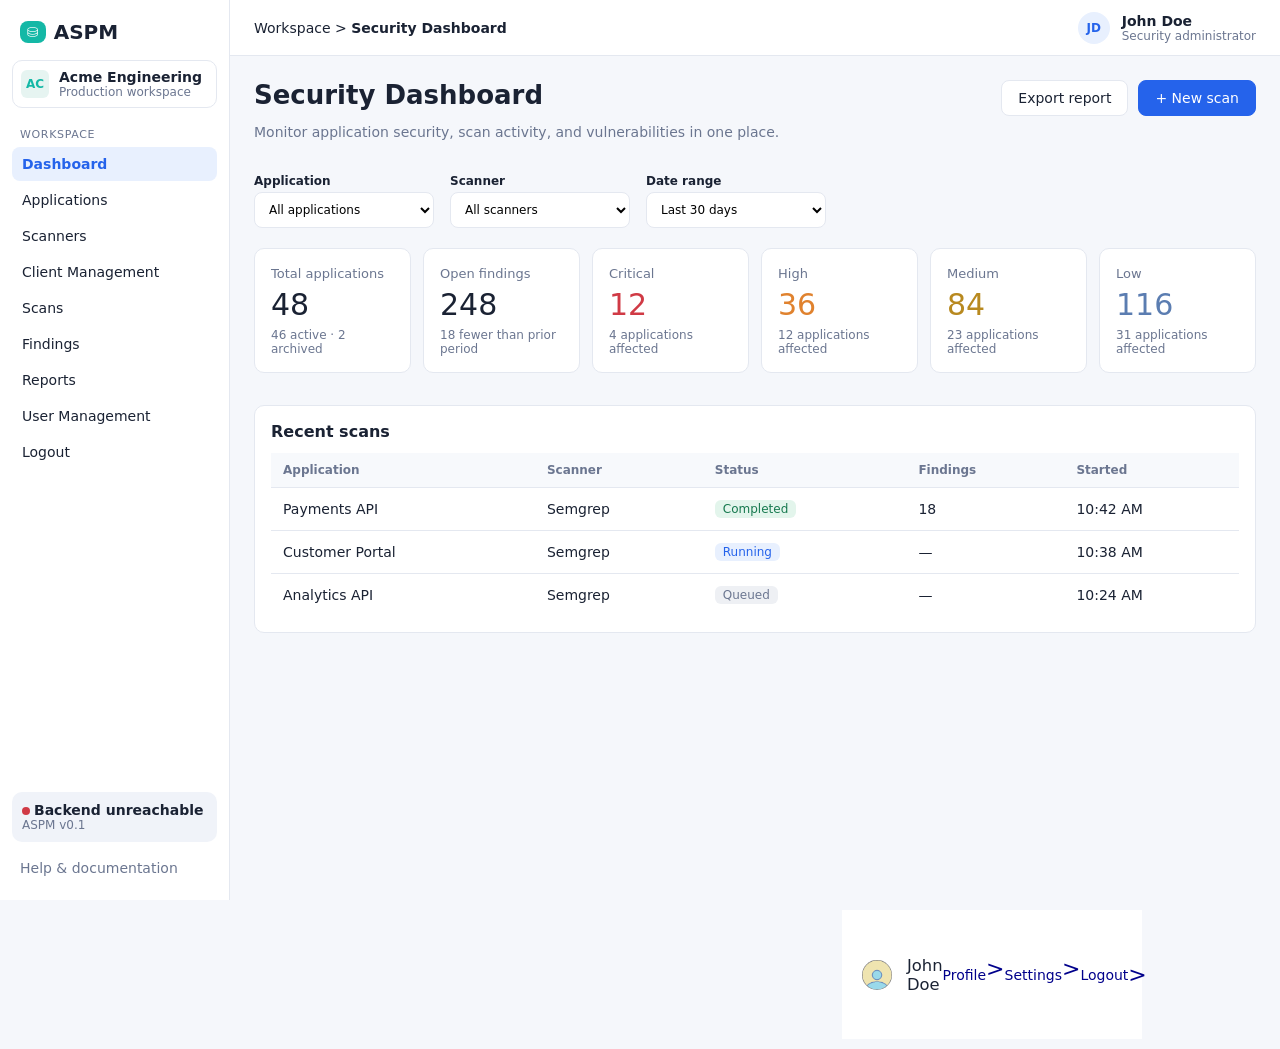
<file: frontend/index.html>
<!DOCTYPE html>
<html lang="en">
<head>
  <meta charset="UTF-8">
  <meta name="viewport" content="width=device-width, initial-scale=1">
  <title>Security Dashboard | ASPM</title>
  <link rel="stylesheet" href="css/style.css">
</head>
<body data-page="dashboard" data-title="Security Dashboard">
  <main id="content">
    <div class="page-head">
      <div>
        <h1>Security Dashboard</h1>
        <p class="muted">Monitor application security, scan activity, and vulnerabilities in one place.</p>
      </div>
      <div class="actions">
        <button class="btn">Export report</button>
        <a class="btn primary" href="scans.html">+ New scan</a>
      </div>
    </div>

    <div class="filters">
      <label>Application <select><option>All applications</option></select></label>
      <label>Scanner <select><option>All scanners</option></select></label>
      <label>Date range <select><option>Last 30 days</option></select></label>
    </div>

    <!-- Placeholder numbers: replaced with real data in Sprint 7 (Stories 7.1-7.6) -->
    <section class="grid-stats">
      <div class="card stat"><span>Total applications</span><b>48</b><small>46 active &middot; 2 archived</small></div>
      <div class="card stat"><span>Open findings</span><b>248</b><small>18 fewer than prior period</small></div>
      <div class="card stat"><span>Critical</span><b class="critical">12</b><small>4 applications affected</small></div>
      <div class="card stat"><span>High</span><b class="high">36</b><small>12 applications affected</small></div>
      <div class="card stat"><span>Medium</span><b class="medium">84</b><small>23 applications affected</small></div>
      <div class="card stat"><span>Low</span><b class="low">116</b><small>31 applications affected</small></div>
    </section>

    <section class="card">
      <h2>Recent scans</h2>
      <table>
        <thead><tr><th>Application</th><th>Scanner</th><th>Status</th><th>Findings</th><th>Started</th></tr></thead>
        <tbody>
          <tr><td>Payments API</td><td>Semgrep</td><td><span class="badge completed">Completed</span></td><td>18</td><td>10:42 AM</td></tr>
          <tr><td>Customer Portal</td><td>Semgrep</td><td><span class="badge running">Running</span></td><td>&mdash;</td><td>10:38 AM</td></tr>
          <tr><td>Analytics API</td><td>Semgrep</td><td><span class="badge queued">Queued</span></td><td>&mdash;</td><td>10:24 AM</td></tr>
        </tbody>
      </table>
    </section>
  </main>

  <script src="js/config.js"></script>
  <script src="js/api.js"></script>
  <script src="js/layout.js"></script>
</body>
</html>
</file>
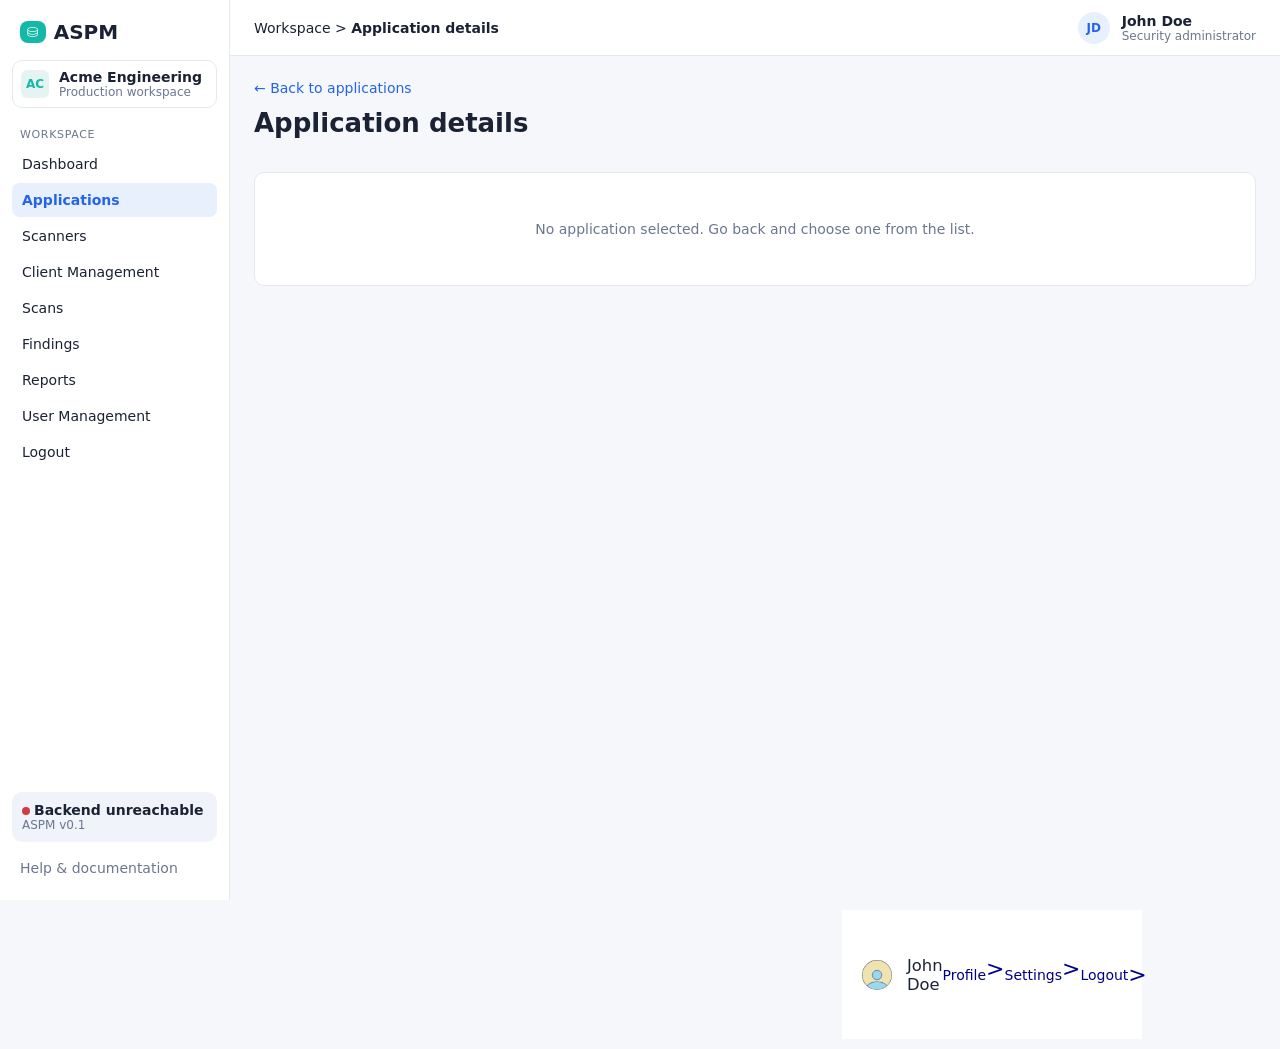
<file: frontend/application-details.html>
<!DOCTYPE html>
<html lang="en">
<head>
  <meta charset="UTF-8">
  <meta name="viewport" content="width=device-width, initial-scale=1">
  <title>Application details | ASPM</title>
  <link rel="stylesheet" href="css/style.css">
  <link rel="stylesheet" href="css/applications.css">
</head>
<body data-page="applications" data-title="Application details">
  <main id="content">
    <a class="back-link" href="applications.html">&larr; Back to applications</a>
    <div class="page-head">
      <div>
        <h1 id="detail-title">Application details</h1>
        <p class="muted" id="detail-sub">Loading…</p>
      </div>
    </div>
    <div class="card" id="detail-card" hidden>
      <dl class="details" id="detail-list"></dl>
    </div>
    <div class="card empty" id="detail-message" hidden></div>
  </main>

  <script src="js/config.js"></script>
  <script src="js/api.js"></script>
  <script src="js/layout.js"></script>
  <script src="js/application-details.js"></script>
</body>
</html>
</file>
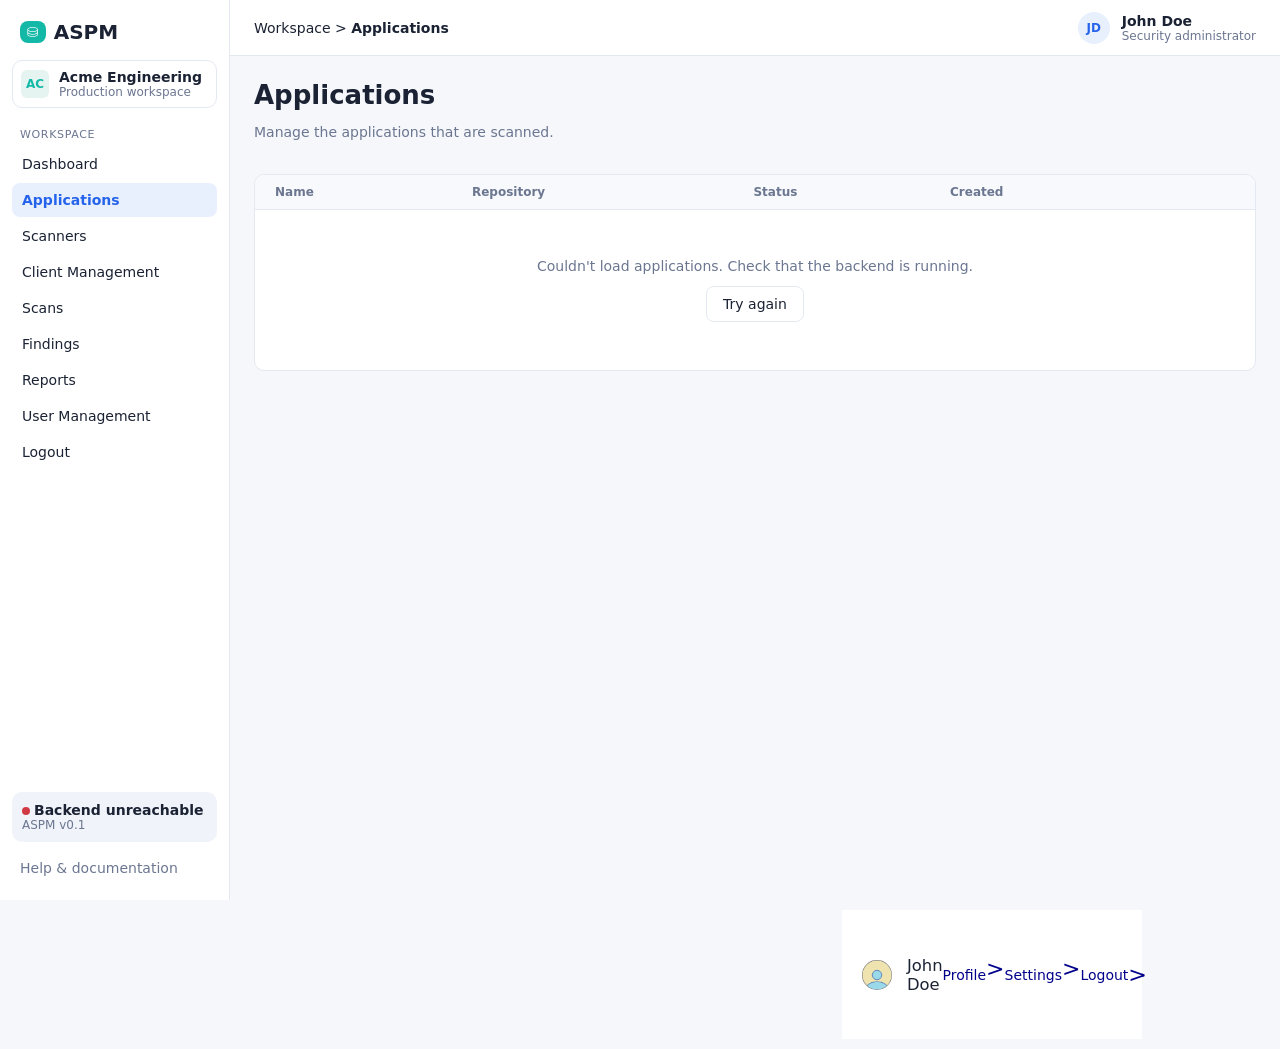
<file: frontend/applications.html>
<!DOCTYPE html>
<html lang="en">
<head>
  <meta charset="UTF-8">
  <meta name="viewport" content="width=device-width, initial-scale=1">
  <title>Applications | ASPM</title>
  <link rel="stylesheet" href="css/style.css">
  <link rel="stylesheet" href="css/applications.css">
</head>
<body data-page="applications" data-title="Applications">
  <main id="content">
    <div class="page-head">
        
      <div class = "sub-menu-wrap" id = "subMenu">
        <div class = "sub-menu">
          <div class = "user-info">
            <img src = "images/Default_Profile_Picture.png">
            <h3>John Doe</h3>
            <hr>
            <a href = "#" class = "sub-menu-link">
              <p>Profile<p>
              <span>></span>
            </a>
            <a href = "#" class = "sub-menu-link">
              <p>Settings<p>
              <span>></span>
            </a>
            <a href = "#" class = "sub-menu-link">
              <p>Logout<p>
              <span>></span>
            </a>
          </div>
        </div>
      </div>

      <div>
        <h1>Applications</h1>
        <p class="muted" id="app-count">Manage the applications that are scanned.</p>
      </div>
    </div>

    <div class="card table-card">
      <div class="table-wrap">
        <table class="app-table">
          <thead>
            <tr>
              <th>Name</th>
              <th>Repository</th>
              <th>Status</th>
              <th>Created</th>
              <th><span class="sr-only">Actions</span></th>
            </tr>
          </thead>
          <tbody id="app-rows">
            <tr><td colspan="5" class="empty">No applications to show yet.</td></tr>
          </tbody>
        </table>
      </div>
    </div>
  </main>

  <script src="js/config.js"></script>
  <script src="js/api.js"></script>
  <script src="js/layout.js"></script>
  <script src="js/applications.js"></script>
</body>
</html>
</file>
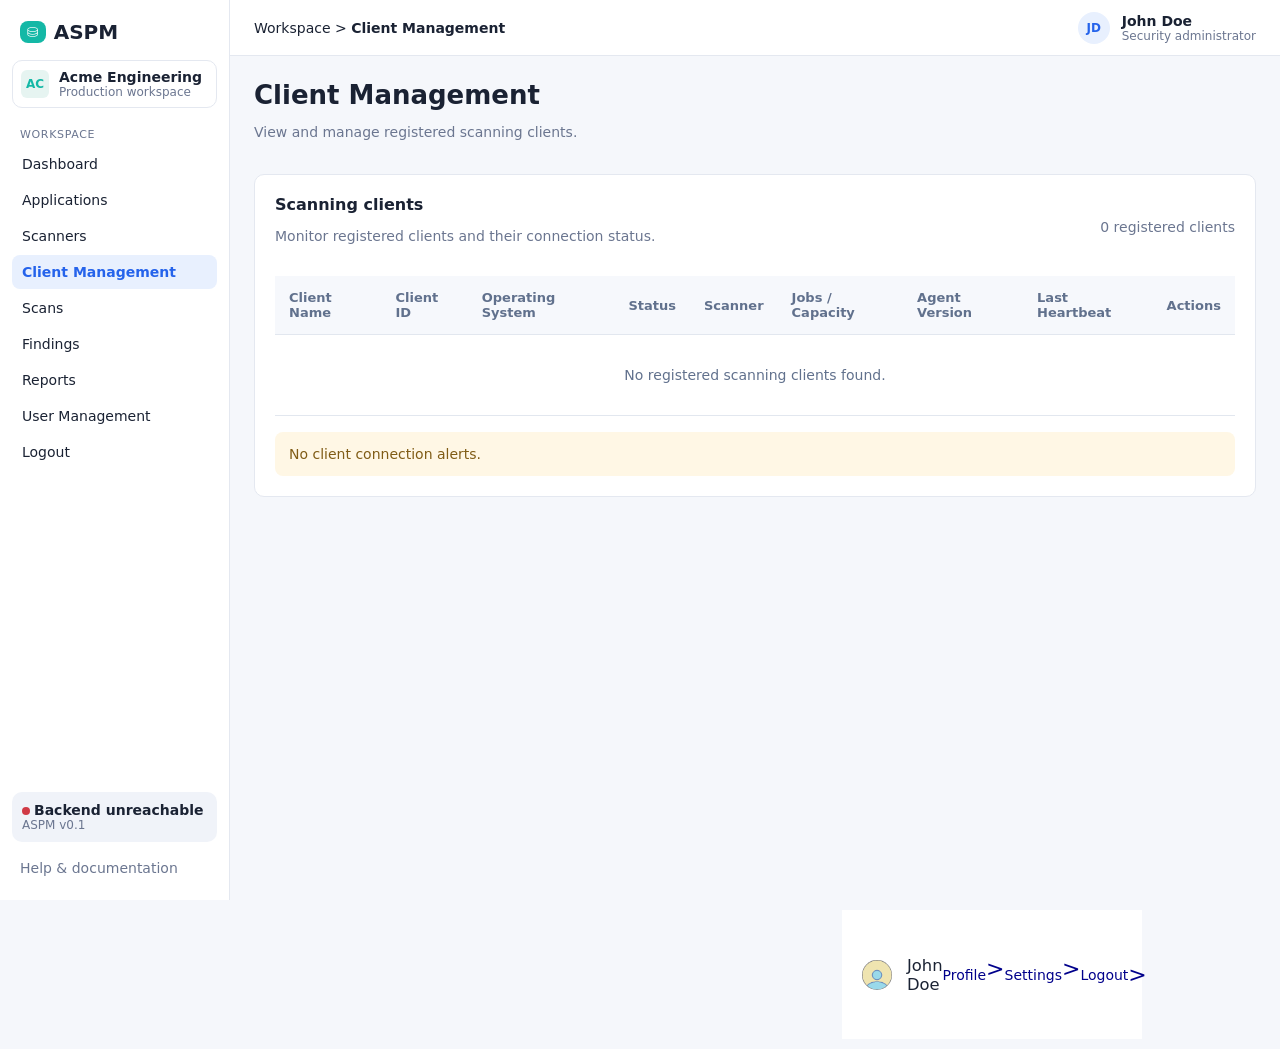
<file: frontend/client-management.html>
<!DOCTYPE html>
<html lang="en">
<head>
  <meta charset="UTF-8">
  <meta name="viewport" content="width=device-width, initial-scale=1">
  <title>Client Management | ASPM</title>
  <link rel="stylesheet" href="css/style.css">
  <style>
    .client-card {
      padding: 20px;
    }

    .client-heading {
      display: flex;
      justify-content: space-between;
      align-items: center;
      gap: 16px;
      margin-bottom: 18px;
    }

    .client-heading h2 {
      margin: 0 0 5px;
    }

    .client-table-wrap {
      overflow-x: auto;
    }

    .client-table {
      width: 100%;
      border-collapse: collapse;
      text-align: left;
    }

    .client-table th,
    .client-table td {
      padding: 14px;
      border-bottom: 1px solid #e2e7ef;
    }

    .client-table th {
      background: #f6f8fc;
      color: #61718d;
      font-size: 13px;
    }

    .client-table td {
      font-size: 14px;
    }

    .client-empty {
      text-align: center;
      color: #61718d;
      padding: 32px !important;
    }

    .client-notice {
      margin-top: 16px;
      padding: 14px;
      border-radius: 8px;
      background: #fff7e5;
      color: #805c16;
    }
  </style>
</head>

<body data-page="clients" data-title="Client Management">
  <main id="content">

    <div class="page-head">
      <div>
        <h1>Client Management</h1>
        <p class="muted">
          View and manage registered scanning clients.
        </p>
      </div>
    </div>

    <section class="card client-card">
      <div class="client-heading">
        <div>
          <h2>Scanning clients</h2>
          <p class="muted">
            Monitor registered clients and their connection status.
          </p>
        </div>
        <span class="muted" id="client-count">
          Client data not loaded
        </span>
      </div>

      <div class="client-table-wrap">
        <table class="client-table">
          <thead>
            <tr>
              <th>Client Name</th>
              <th>Client ID</th>
              <th>Operating System</th>
              <th>Status</th>
              <th>Scanner</th>
              <th>Jobs / Capacity</th>
              <th>Agent Version</th>
              <th>Last Heartbeat</th>
              <th>Actions</th>
            </tr>
          </thead>

          <tbody id="client-rows">
            <tr>
              <td colspan="9" class="client-empty">
                No client data loaded yet.
              </td>
            </tr>
          </tbody>
        </table>
      </div>

      <div class="client-notice" id="client-notice">
        Client connection alerts will appear here.
      </div>
    </section>

  </main>

  <script src="js/config.js"></script>
  <script src="js/api.js"></script>
  <script src="js/layout.js"></script>
  <script src="js/client-management.js"></script>

</body>
</html>
</file>
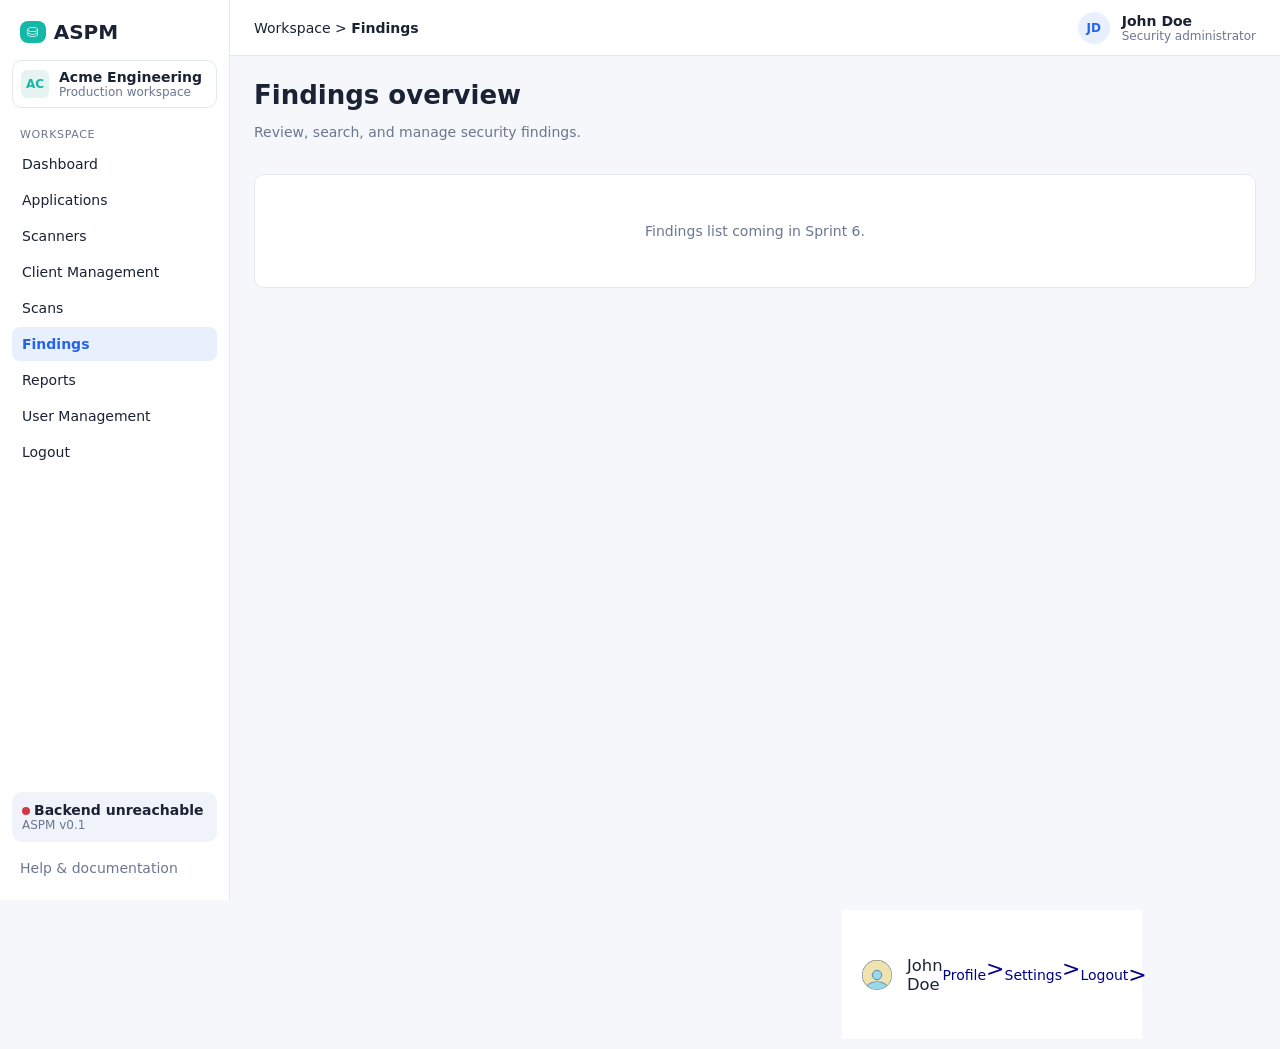
<file: frontend/findings.html>
<!DOCTYPE html>
<html lang="en">
<head>
  <meta charset="UTF-8">
  <meta name="viewport" content="width=device-width, initial-scale=1">
  <title>Findings | ASPM</title>
  <link rel="stylesheet" href="css/style.css">
</head>
<body data-page="findings" data-title="Findings">
  <main id="content">
    <div class="page-head">
      <div>
        <h1>Findings overview</h1>
        <p class="muted">Review, search, and manage security findings.</p>
      </div>
    </div>
    <div class="card empty">Findings list coming in Sprint 6.</div>
  </main>

  <script src="js/config.js"></script>
  <script src="js/api.js"></script>
  <script src="js/layout.js"></script>
</body>
</html>
<!-- This is a comment -->
</file>
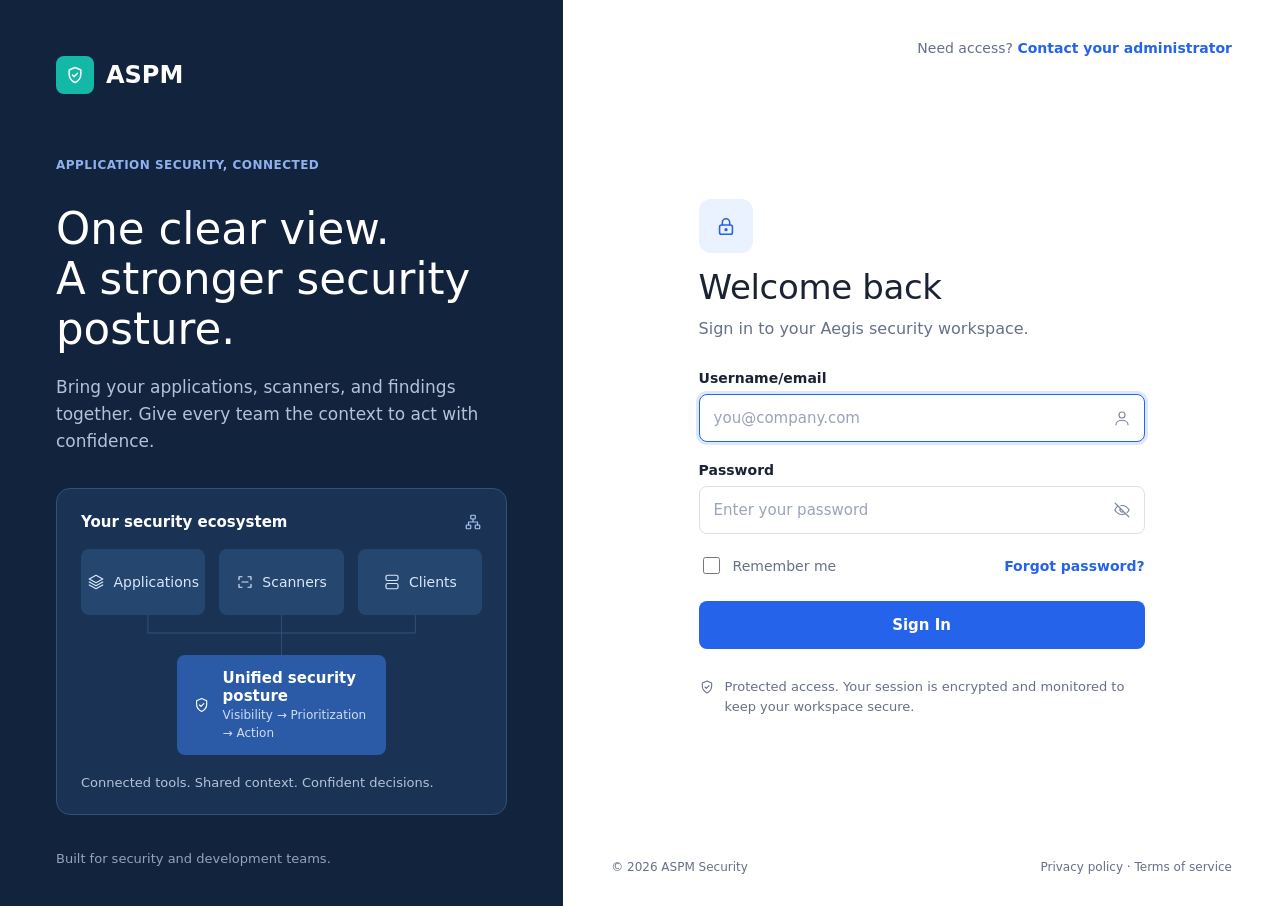
<file: frontend/login.html>
<!DOCTYPE html>
<html lang="en">
<head>
  <meta charset="UTF-8">
  <meta name="viewport" content="width=device-width, initial-scale=1">
  <title>Sign in | ASPM</title>
  <link rel="stylesheet" href="css/login.css">
</head>
<body>
  <div class="login-page">

    <!-- Left: brand panel -->
    <aside class="brand">
      <div class="brand-logo">
        <span class="logo-icon" aria-hidden="true">
          <svg viewBox="0 0 24 24" width="20" height="20" fill="none" stroke="currentColor" stroke-width="1.8" stroke-linecap="round" stroke-linejoin="round"><path d="M12 3l7 3v5c0 4.5-3 8-7 10-4-2-7-5.5-7-10V6l7-3z"/><path d="M9 12l2 2 4-4"/></svg>
        </span>
        ASPM
      </div>

      <p class="eyebrow">APPLICATION SECURITY, CONNECTED</p>

      <div class="brand-copy">
        <h2>One clear view.<br>A stronger security posture.</h2>
        <p>Bring your applications, scanners, and findings together. Give every team the context to act with confidence.</p>
      </div>

      <div class="ecosystem" aria-hidden="true">
        <div class="eco-head">
          <strong>Your security ecosystem</strong>
          <svg viewBox="0 0 24 24" width="18" height="18" fill="none" stroke="currentColor" stroke-width="1.6" stroke-linecap="round" stroke-linejoin="round"><rect x="9" y="3" width="6" height="5" rx="1"/><rect x="3" y="16" width="6" height="5" rx="1"/><rect x="15" y="16" width="6" height="5" rx="1"/><path d="M12 8v4M6 16v-4h12v4"/></svg>
        </div>
        <div class="eco-tiles">
          <div class="tile"><svg viewBox="0 0 24 24" width="18" height="18" fill="none" stroke="currentColor" stroke-width="1.6" stroke-linecap="round" stroke-linejoin="round"><path d="M12 3l9 5-9 5-9-5 9-5z"/><path d="M3 12l9 5 9-5M3 16l9 5 9-5"/></svg>Applications</div>
          <div class="tile"><svg viewBox="0 0 24 24" width="18" height="18" fill="none" stroke="currentColor" stroke-width="1.6" stroke-linecap="round" stroke-linejoin="round"><path d="M4 9V5h4M16 5h4v4M20 15v4h-4M8 19H4v-4M8 12h8"/></svg>Scanners</div>
          <div class="tile"><svg viewBox="0 0 24 24" width="18" height="18" fill="none" stroke="currentColor" stroke-width="1.6" stroke-linecap="round" stroke-linejoin="round"><rect x="4" y="3" width="16" height="7" rx="2"/><rect x="4" y="14" width="16" height="7" rx="2"/></svg>Clients</div>
        </div>
        <svg class="eco-lines" viewBox="0 0 100 40" preserveAspectRatio="none"><path d="M16.67 0V18H83.33V0M50 0V40" fill="none" stroke="currentColor" stroke-width="1" vector-effect="non-scaling-stroke"/></svg>
        <div class="unified">
          <svg viewBox="0 0 24 24" width="24" height="24" fill="none" stroke="currentColor" stroke-width="1.6" stroke-linecap="round" stroke-linejoin="round"><path d="M12 3l7 3v5c0 4.5-3 8-7 10-4-2-7-5.5-7-10V6l7-3z"/><path d="M9 12l2 2 4-4"/></svg>
          <div><strong>Unified security posture</strong><small>Visibility &rarr; Prioritization &rarr; Action</small></div>
        </div>
        <p class="eco-caption">Connected tools. Shared context. Confident decisions.</p>
      </div>

      <p class="brand-foot">Built for security and development teams.</p>
    </aside>

    <!-- Right: sign-in form -->
    <main class="panel">
      <div class="panel-top">Need access? <a href="#" id="contact-admin">Contact your administrator</a></div>

      <div class="form-wrap">
        <span class="lock-tile" aria-hidden="true">
          <svg viewBox="0 0 24 24" width="22" height="22" fill="none" stroke="currentColor" stroke-width="1.7" stroke-linecap="round" stroke-linejoin="round"><rect x="5" y="11" width="14" height="10" rx="2"/><path d="M8 11V8a4 4 0 018 0v3"/><circle cx="12" cy="16" r="1"/></svg>
        </span>
        <h1>Welcome back</h1>
        <p class="subtitle">Sign in to your Aegis security workspace.</p>

        <form id="login-form" novalidate>
          <div id="form-message" class="message" role="alert" aria-live="polite" hidden></div>

          <div class="field">
            <label for="identifier">Username/email</label>
            <div class="input-wrap">
              <input id="identifier" name="identifier" type="text" autocomplete="username" placeholder="you@company.com" autofocus>
              <svg class="input-icon" viewBox="0 0 24 24" width="18" height="18" fill="none" stroke="currentColor" stroke-width="1.6" stroke-linecap="round" stroke-linejoin="round" aria-hidden="true"><circle cx="12" cy="8" r="4"/><path d="M4 21c0-4 4-6 8-6s8 2 8 6"/></svg>
            </div>
            <p class="field-error" id="identifier-error" hidden></p>
          </div>

          <div class="field">
            <label for="password">Password</label>
            <div class="input-wrap">
              <input id="password" name="password" type="password" autocomplete="current-password" placeholder="Enter your password">
              <button type="button" class="eye" id="toggle-password" aria-label="Show password" aria-pressed="false">
                <svg id="eye-off" viewBox="0 0 24 24" width="18" height="18" fill="none" stroke="currentColor" stroke-width="1.6" stroke-linecap="round" stroke-linejoin="round"><path d="M3 3l18 18M10.6 6.1A9.8 9.8 0 0112 6c5 0 8.5 4.2 9.5 6a12 12 0 01-2.7 3.3M6.6 6.7A12.3 12.3 0 002.5 12c1 1.8 4.5 6 9.5 6 1.6 0 3-.4 4.2-1M9.9 9.9a3 3 0 004.2 4.2"/></svg>
                <svg id="eye-on" viewBox="0 0 24 24" width="18" height="18" fill="none" stroke="currentColor" stroke-width="1.6" stroke-linecap="round" stroke-linejoin="round" hidden><path d="M2.5 12C3.5 10.2 7 6 12 6s8.5 4.2 9.5 6c-1 1.8-4.5 6-9.5 6s-8.5-4.2-9.5-6z"/><circle cx="12" cy="12" r="3"/></svg>
              </button>
            </div>
            <p class="field-error" id="password-error" hidden></p>
          </div>

          <div class="row">
            <label class="remember"><input type="checkbox" id="remember"> Remember me</label>
            <a href="#" id="forgot">Forgot password?</a>
          </div>

          <button type="submit" class="btn-signin" id="signin">Sign In</button>
        </form>

        <p class="protected">
          <svg viewBox="0 0 24 24" width="16" height="16" fill="none" stroke="currentColor" stroke-width="1.6" stroke-linecap="round" stroke-linejoin="round" aria-hidden="true"><path d="M12 3l7 3v5c0 4.5-3 8-7 10-4-2-7-5.5-7-10V6l7-3z"/><path d="M9 12l2 2 4-4"/></svg>
          <span>Protected access. Your session is encrypted and monitored to keep your workspace secure.</span>
        </p>
      </div>

      <footer class="panel-foot">
        <span>&copy; 2026 ASPM Security</span>
        <span><a href="#">Privacy policy</a> &middot; <a href="#">Terms of service</a></span>
      </footer>
    </main>
  </div>

  <script src="js/config.js"></script>
  <script src="js/auth.js"></script>
  <script src="js/login.js"></script>
</body>
</html>
</file>
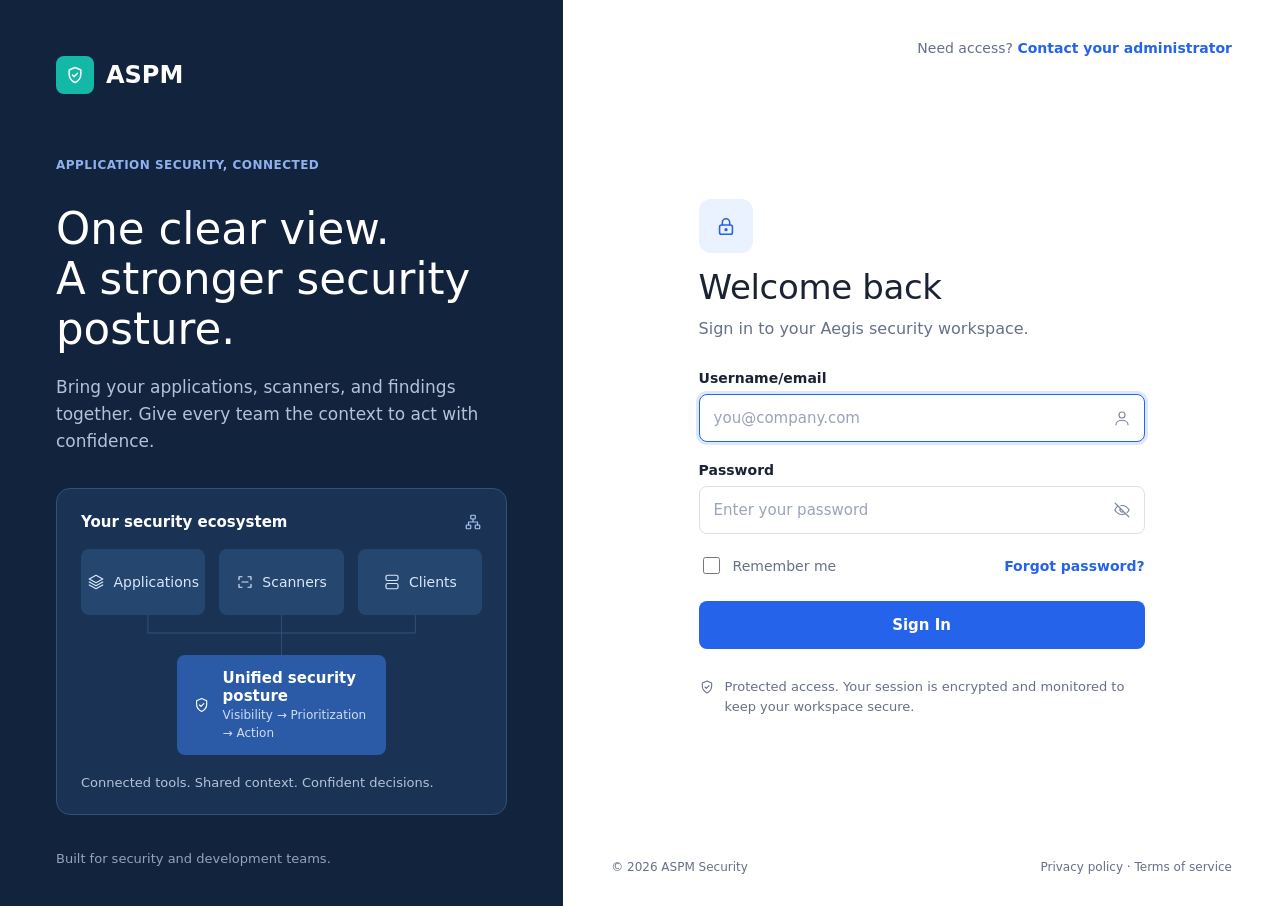
<file: frontend/logout.html>
<!DOCTYPE html>
<html lang="en">
<head>
    <meta charset="UTF-8">
    <meta name="viewport" content="width=device-width, initial-scale=1.0">
    <title>Document</title>
</head>
<body>
    <h1>Logging out...</h1>

    <script src = "js/auth.js"> clear(); </script>
    <script type="text/javascript"> window.location.href = "login.html"; </script>

</body>
</html>
</file>
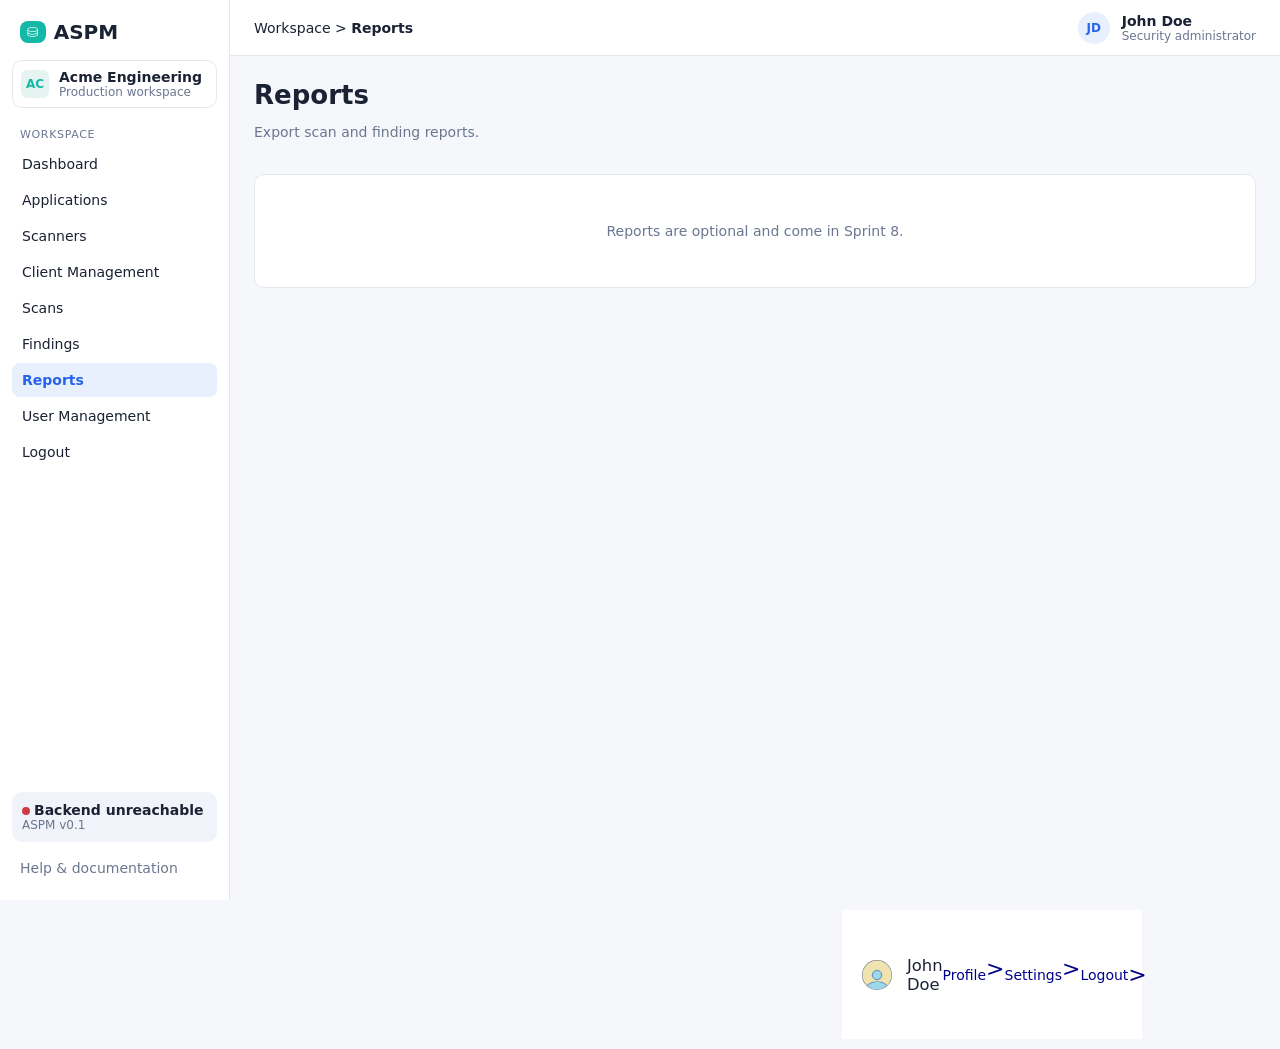
<file: frontend/reports.html>
<!DOCTYPE html>
<html lang="en">
<head>
  <meta charset="UTF-8">
  <meta name="viewport" content="width=device-width, initial-scale=1">
  <title>Reports | ASPM</title>
  <link rel="stylesheet" href="css/style.css">
</head>
<body data-page="reports" data-title="Reports">
  <main id="content">
    <div class="page-head">
      <div>
        <h1>Reports</h1>
        <p class="muted">Export scan and finding reports.</p>
      </div>
    </div>
    <div class="card empty">Reports are optional and come in Sprint 8.</div>
  </main>

  <script src="js/config.js"></script>
  <script src="js/api.js"></script>
  <script src="js/layout.js"></script>
</body>
</html>
</file>
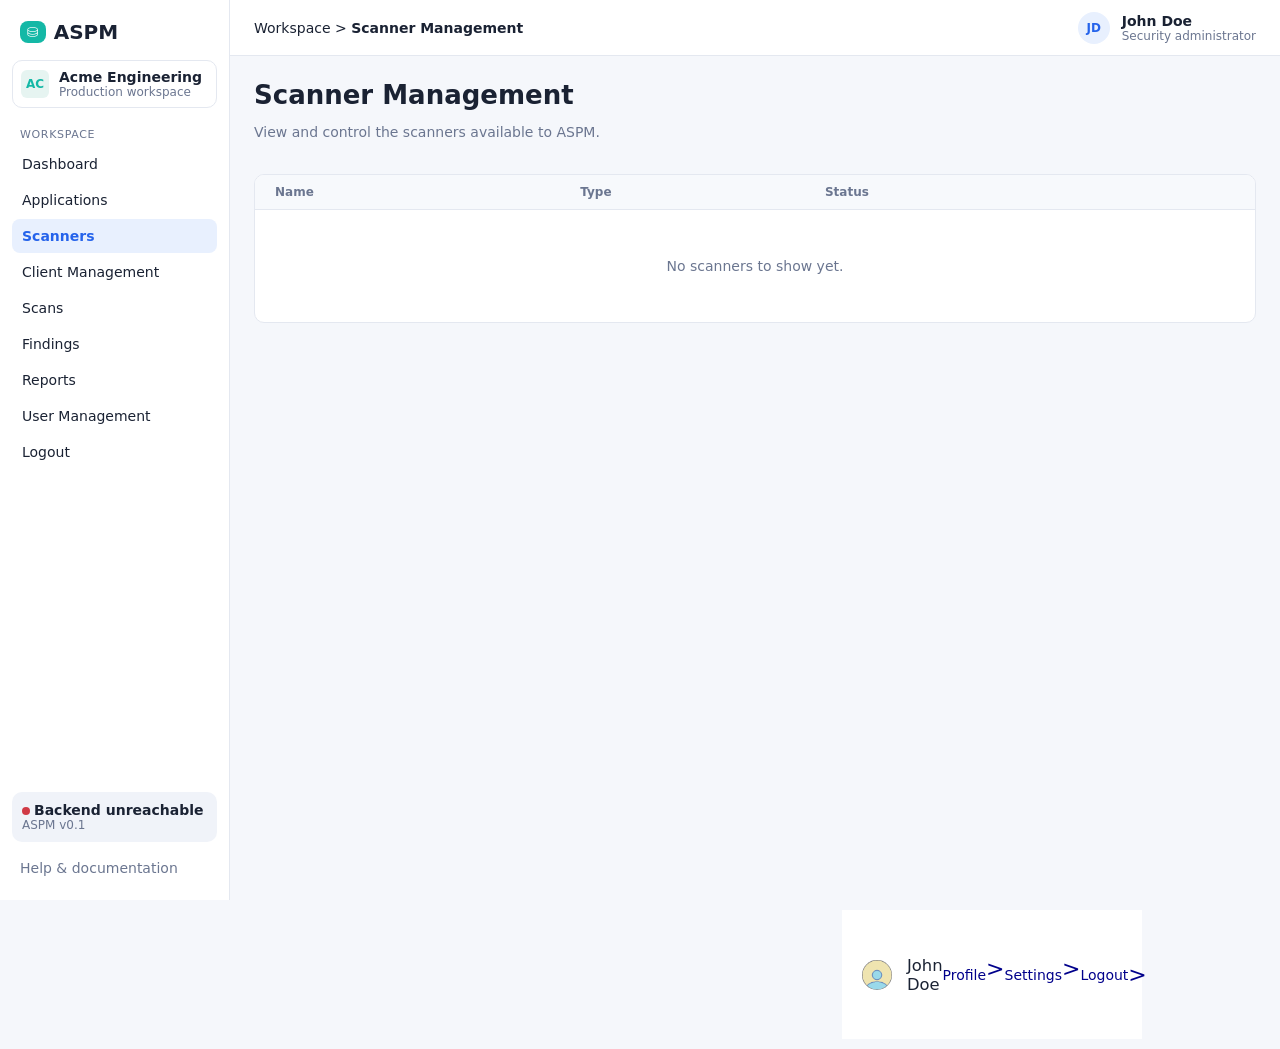
<file: frontend/scanners.html>
<!DOCTYPE html>
<html lang="en">
<head>
  <meta charset="UTF-8">
  <meta name="viewport" content="width=device-width, initial-scale=1">
  <title>Scanners | ASPM</title>
  <link rel="stylesheet" href="css/style.css">
    <link rel="stylesheet" href="css/scanners.css">
</head>
<body data-page="scanners" data-title="Scanner Management">
  <main id="content">
    <div class="page-head">
      <div>
        <h1>Scanner Management</h1>
        <p class="muted" id="scanner-count">View and control the scanners available to ASPM.</p>
      </div>
    </div>
    <p class="toggle-error" id="scanner-error" hidden></p>
    <div class="card table-card">
  <div class="table-wrap">
    <table class="scanner-table">
      <thead>
        <tr>
          <th>Name</th>
          <th>Type</th>
          <th>Status</th>
          <th><span class="sr-only">Actions</span></th>
        </tr>
      </thead>
      <tbody id="scanner-rows">
        <tr><td colspan="4" class="empty">No scanners to show yet.</td></tr>
      </tbody>
    </table>
  </div>
</div>
  </main>

  <script src="js/config.js"></script>
  <script src="js/api.js"></script>
  <script src="js/layout.js"></script>
</body>
</html>
</file>
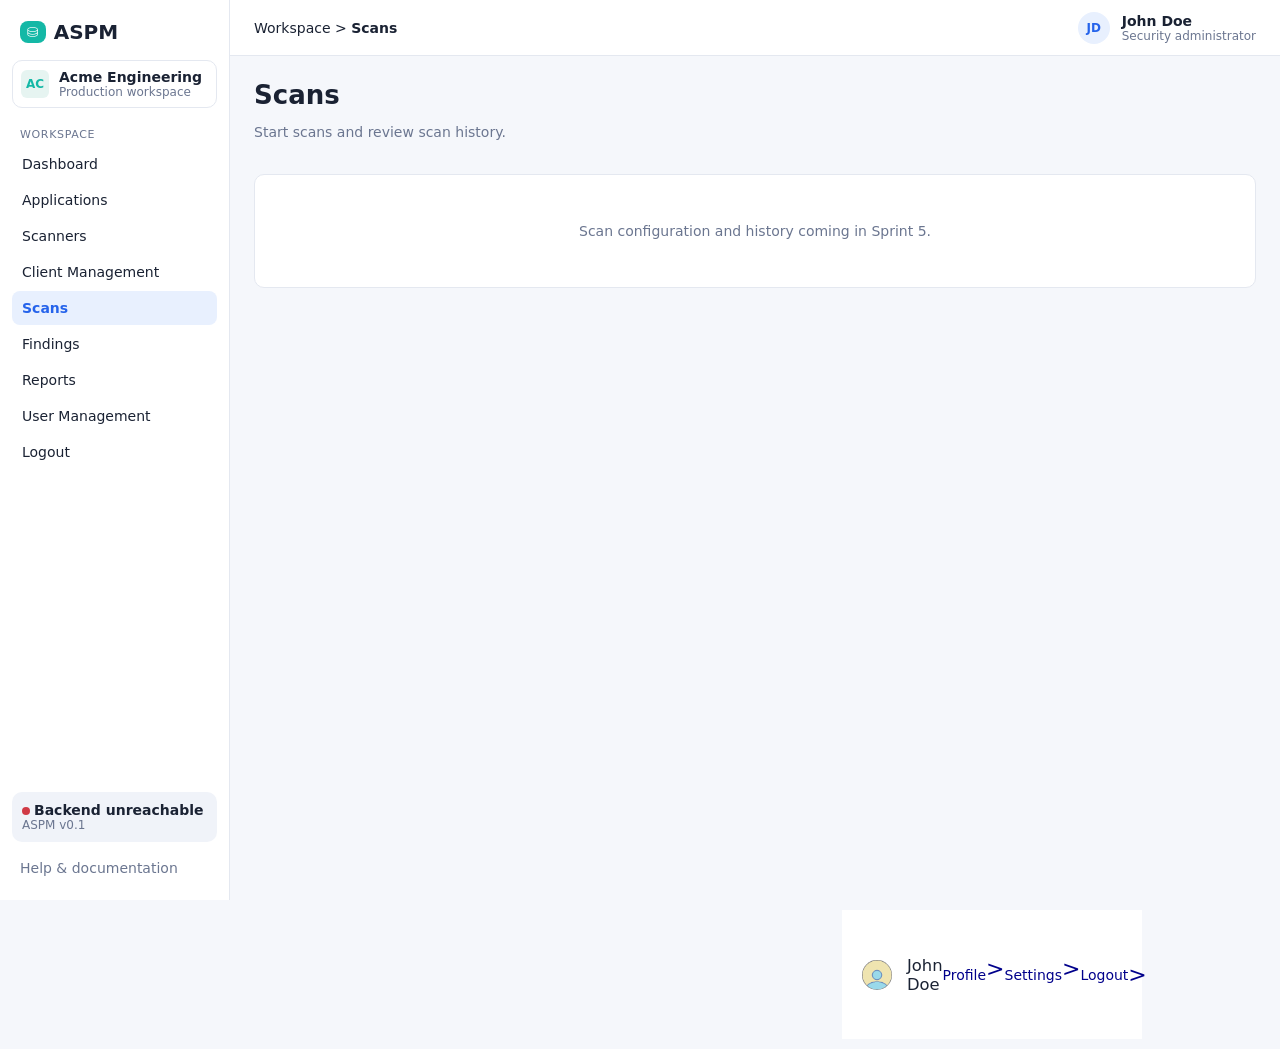
<file: frontend/scans.html>
<!DOCTYPE html>
<html lang="en">
<head>
  <meta charset="UTF-8">
  <meta name="viewport" content="width=device-width, initial-scale=1">
  <title>Scans | ASPM</title>
  <link rel="stylesheet" href="css/style.css">
</head>
<body data-page="scans" data-title="Scans">
  <main id="content">
    <div class="page-head">
      <div>
        <h1>Scans</h1>
        <p class="muted">Start scans and review scan history.</p>
      </div>
    </div>
    <div class="card empty">Scan configuration and history coming in Sprint 5.</div>
  </main>

  <script src="js/config.js"></script>
  <script src="js/api.js"></script>
  <script src="js/layout.js"></script>
</body>
</html>
</file>
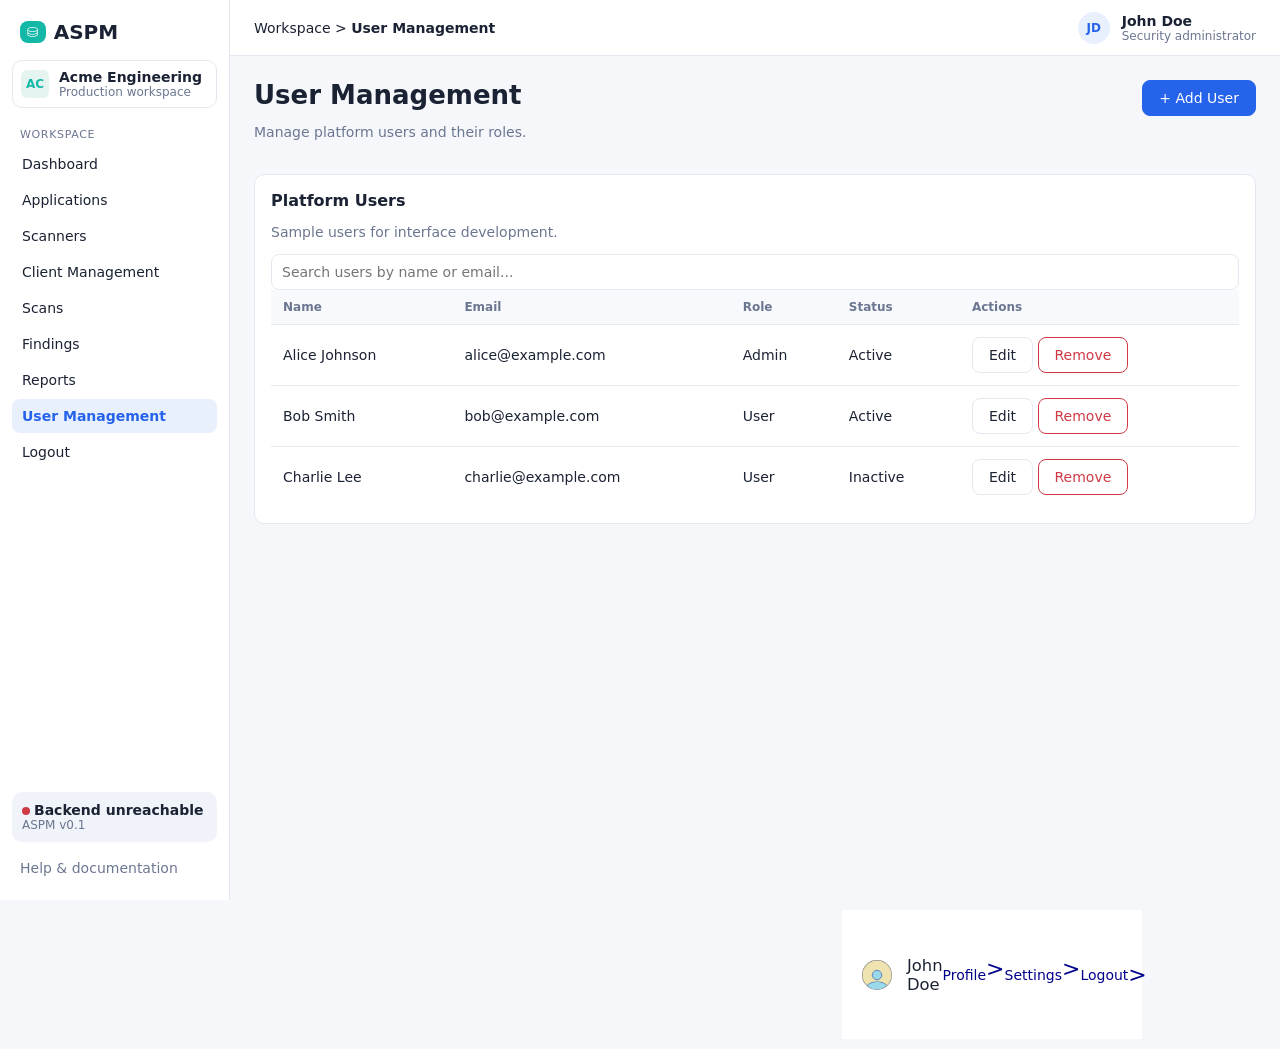
<file: frontend/users.html>
<!DOCTYPE html>
<html lang="en">
<head>
  <meta charset="UTF-8">
  <meta name="viewport" content="width=device-width, initial-scale=1">
  <title>User Management | ASPM</title>
  <link rel="stylesheet" href="css/style.css">
</head>

<body data-page="users" data-title="User Management">

  <main id="content">

    <!-- Page heading and Add User button -->
    <div class="page-head">
      <div>
        <h1>User Management</h1>
        <p class="muted">Manage platform users and their roles.</p>
      </div>

      <div class="actions">
        <button type="button" id="add-user-btn" class="btn primary">
          + Add User
        </button>
      </div>
    </div>

    <!-- Add User form (hidden until button is clicked) -->
    <form id="add-user-form" class="card" hidden>
      <h2>Add New User</h2>
      <p class="muted">Add a sample user to the table.</p>

      <div class="user-form-fields">

        <label>
          Full Name
          <input
            type="text"
            id="new-user-name"
            placeholder="Enter full name"
            required
          >
        </label>

        <label>
          Email Address
          <input
            type="email"
            id="new-user-email"
            placeholder="Enter email address"
            required
          >
        </label>

        <label>
          Role
          <select id="new-user-role">
            <option value="User">User</option>
            <option value="Admin">Admin</option>
          </select>
        </label>

      </div>

      <div class="user-form-actions">
        <button type="button" id="cancel-user-btn" class="btn">
          Cancel
        </button>

        <button type="submit" class="btn primary">
          Save User
        </button>
      </div>

      <p id="user-form-error" role="alert"></p>
    </form>

    <!-- User list -->
    <div class="card">
      <h2>Platform Users</h2>
      <p class="muted">Sample users for interface development.</p>

      <!-- Search field -->
      <input
        type="search"
        id="user-search"
        placeholder="Search users by name or email..."
        aria-label="Search users"
      >

      <!-- Users table -->
      <table>
        <thead>
          <tr>
            <th>Name</th>
            <th>Email</th>
            <th>Role</th>
            <th>Status</th>
            <th>Actions</th>
          </tr>
        </thead>

        <tbody>
          <tr>
            <td>Alice Johnson</td>
            <td>alice@example.com</td>
            <td>Admin</td>
            <td>Active</td>
            <td>
                <button type="button" class="btn edit-user-btn">
                    Edit
                </button>

                <button type="button" class="btn remove-user-btn">
                    Remove
                </button>
            </td>
          </tr>

          <tr>
            <td>Bob Smith</td>
            <td>bob@example.com</td>
            <td>User</td>
            <td>Active</td>
            <td>
                <button type="button" class="btn edit-user-btn">
                    Edit
                </button>

                <button type="button" class="btn remove-user-btn">
                    Remove
                </button>
            </td>
          </tr>

          <tr>
            <td>Charlie Lee</td>
            <td>charlie@example.com</td>
            <td>User</td>
            <td>Inactive</td>
            <td>
                <button type="button" class="btn edit-user-btn">
                    Edit
                </button>

                <button type="button" class="btn remove-user-btn">
                    Remove
                </button>
            </td>
          </tr>
        </tbody>
      </table>
    </div>

  </main>

  <script src="js/config.js"></script>
  <script src="js/api.js"></script>
  <script src="js/layout.js"></script>

  <!-- User Management functionality -->
  <script src="js/users.js"></script>

</body>
</html>
</file>
<file: frontend/css/style.css>
/* ASPM styles. Colors are estimates from the Figma; replace with exact hex values from Figma's inspect panel. */
:root {
  --bg: #f5f7fb;
  --card: #ffffff;
  --border: #e4e8f0;
  --text: #1a2233;
  --muted: #6b7690;
  --primary: #2563eb;
  --primary-soft: #e8f0fe;
  --teal: #14b8a6;
  --critical: #d03a45;
  --high: #e0822e;
  --medium: #b8891f;
  --low: #5b7db1;
  --ok: #22a06b;
  --sidebar-w: 230px;
  --radius: 10px;
}

* { box-sizing: border-box; }
body {
  margin: 0;
  background: var(--bg);
  color: var(--text);
  font-family: Inter, system-ui, -apple-system, "Segoe UI", sans-serif;
  font-size: 14px;
}
h1 { margin: 0 0 4px; font-size: 26px; }
h2 { margin: 0 0 12px; font-size: 16px; }
small { display: block; font-size: 12px; color: var(--muted); }
.muted { color: var(--muted); }

/* ---------- Shell (built by js/layout.js) ---------- */
.shell { display: flex; min-height: 100vh; }
.sidebar {
  width: var(--sidebar-w);
  flex-shrink: 0;
  background: var(--card);
  border-right: 1px solid var(--border);
  padding: 16px 12px;
  display: flex;
  flex-direction: column;
  position: sticky;
  top: 0;
  height: 100vh;
}
.logo { display: flex; align-items: center; gap: 8px; padding: 4px 8px 16px; font-size: 20px; font-weight: 700; }
.logo-icon { background: var(--teal); color: #fff; border-radius: 8px; padding: 3px 7px; font-size: 14px; }
.workspace { display: flex; gap: 10px; align-items: center; border: 1px solid var(--border); border-radius: var(--radius); padding: 8px; margin-bottom: 20px; }
.nav-label { padding: 0 8px 6px; font-size: 11px; letter-spacing: .06em; color: var(--muted); }
.nav a {
  display: flex; align-items: center; gap: 10px;
  padding: 9px 10px; margin-bottom: 2px;
  border-radius: 8px; color: var(--text); text-decoration: none;
}
.nav a:hover { background: #f0f3f9; }
.nav a.active { background: var(--primary-soft); color: var(--primary); font-weight: 600; }
.sidebar-bottom { margin-top: auto; }
.platform-status { background: #f0f3f9; border-radius: var(--radius); padding: 10px; margin-bottom: 10px; }
.dot { display: inline-block; width: 8px; height: 8px; border-radius: 50%; background: #aab2c3; margin-right: 4px; }
.dot.up { background: var(--ok); }
.dot.down { background: var(--critical); }
.help { display: block; padding: 8px; color: var(--muted); text-decoration: none; }

.main { flex: 1; min-width: 0; }
.topbar {
  height: 56px; display: flex; align-items: center; justify-content: space-between;
  padding: 0 24px; background: var(--card); border-bottom: 1px solid var(--border);
}
.user { display: flex; align-items: center; gap: 12px; }
.avatar {
  display: inline-grid; place-items: center; width: 32px; height: 32px;
  border-radius: 50%; background: var(--primary-soft); color: var(--primary);
  font-size: 12px; font-weight: 600;
}
.avatar.sq { border-radius: 6px; width: 28px; height: 28px; background: #e6f4f1; color: var(--teal); }
#content { padding: 24px; }
.sub-menu-wrap { position:absolute; top: 100%; right: 10%; width: 320px; max-height: 400px; overflow: hidden; transition: max-height 0.5s;}
.sub-menu-wrap.open-menu { max-height: 0px;}
.sub-menu { background: white; padding: 20px; margin: 10px;}
.sub-menu hr { border: 0; height: 1px; width: 100%; background-color: gray; margin: 15px 0 10px;}
.sub-menu-link {display: flex; align-items: center; text-decoration: none; color: darkblue; margin: 12px 0}
.sub-menu-link p {width: 100%;}
.sub-menu-link span {font-size: 22px;}
.sub-menu-link:hover span { transform: translateX(5px)}
.sub-menu-link:hover p {font-weight: 600;}
.user-info { display: flex; align-items: center;}
.user-info h3 { font-weight: 500;}
.user-info img { width: 30px; border-radius: 50%; margin-right: 15px;}

/* ---------- Components ---------- */
.page-head { display: flex; justify-content: space-between; align-items: flex-start; gap: 16px; flex-wrap: wrap; margin-bottom: 20px; }
.actions { display: flex; gap: 10px; }
.btn { padding: 9px 16px; border: 1px solid var(--border); border-radius: 8px; background: var(--card); color: var(--text); font: inherit; cursor: pointer; text-decoration: none; }
.btn:hover { background: #f0f3f9; }
.btn.primary { background: var(--primary); border-color: var(--primary); color: #fff; }
.btn.primary:hover { filter: brightness(1.1); }

.card { background: var(--card); border: 1px solid var(--border); border-radius: var(--radius); padding: 16px; margin-bottom: 16px; }
.grid-stats { display: grid; grid-template-columns: repeat(auto-fit, minmax(150px, 1fr)); gap: 12px; margin-bottom: 16px; }
.stat span { color: var(--muted); font-size: 13px; }
.stat b { display: block; margin: 6px 0; font-size: 30px; font-weight: 500; }
.critical { color: var(--critical); } .high { color: var(--high); }
.medium { color: var(--medium); } .low { color: var(--low); }

.filters { display: flex; gap: 16px; flex-wrap: wrap; margin-bottom: 20px; }
.filters label { display: flex; flex-direction: column; gap: 4px; font-size: 12px; font-weight: 600; }
select, input[type="text"] { min-width: 180px; padding: 9px 10px; border: 1px solid var(--border); border-radius: 8px; background: var(--card); font: inherit; font-weight: 400; }

table { width: 100%; border-collapse: collapse; }
th { text-align: left; padding: 10px 12px; font-size: 12px; color: var(--muted); background: #f7f9fc; }
td { padding: 12px; border-top: 1px solid var(--border); }

.badge { display: inline-block; padding: 2px 8px; border-radius: 6px; font-size: 12px; font-weight: 500; }
.badge.completed { background: #e3f5ec; color: #17794f; }
.badge.running   { background: var(--primary-soft); color: var(--primary); }
.badge.queued    { background: #eef0f4; color: var(--muted); }
.badge.failed    { background: #fbe6e8; color: var(--critical); }

.empty { text-align: center; padding: 48px 16px; color: var(--muted); }

@media (max-width: 800px) { .sidebar { display: none; } }



/* ---------- User Management ---------- */
.user-form-fields {
  display: grid;
  grid-template-columns: repeat(auto-fit, minmax(200px, 1fr));
  gap: 16px;
  margin: 16px 0;
}

.user-form-fields label {
  display: flex;
  flex-direction: column;
  gap: 6px;
  font-weight: 600;
}

.user-form-fields input,
.user-form-fields select,
#user-search {
  width: 100%;
  min-width: 0;
  padding: 9px 10px;
  border: 1px solid var(--border);
  border-radius: 8px;
  background: var(--card);
  font: inherit;
}

.user-form-actions {
  display: flex;
  justify-content: flex-end;
  gap: 10px;
}

#user-form-error {
  color: var(--critical);
}

/* User Management remove buttons */
.remove-user-btn {
  color: var(--critical);
  border-color: var(--critical);
}

.remove-user-btn:hover {
  background: #fbe6e8;
}
</file>
<file: frontend/css/applications.css>
/* Applications list page (Story AP-74). Builds on css/style.css. */
.table-card { padding: 0; overflow: hidden; }
.table-wrap { overflow-x: auto; position: relative; }
.app-table { min-width: 640px; }
.app-table th:first-child, .app-table td:first-child { padding-left: 20px; }
.app-table th:last-child, .app-table td:last-child { padding-right: 20px; text-align: right; }
.app-table tbody tr:hover td { background: #fafbfe; }
.app-table td.empty { text-align: center; }

.sr-only {
  position: absolute; width: 1px; height: 1px; margin: -1px; padding: 0;
  overflow: hidden; clip: rect(0 0 0 0); white-space: nowrap; border: 0;
}

/* AP-77: application information */
.app-name { font-weight: 600; color: var(--text); text-decoration: none; }
a.app-name:hover { color: var(--primary); text-decoration: underline; }
.repo-link { color: var(--primary); text-decoration: none; word-break: break-all; }
.repo-link:hover { text-decoration: underline; }
.retry { margin-top: 12px; }

/* AP-78: link to application details */
.btn-sm { padding: 5px 12px; font-size: 13px; }

.back-link { display: inline-block; margin-bottom: 12px; color: var(--primary); text-decoration: none; }
.back-link:hover { text-decoration: underline; }
.details { display: grid; grid-template-columns: 160px 1fr; gap: 14px 20px; margin: 0; }
.details dt { color: var(--muted); font-size: 13px; }
.details dd { margin: 0; word-break: break-word; }
</file>
<file: frontend/css/login.css>
/* Login page styles (Story 2.3). Colors are estimates from the Figma. */
:root {
  --navy: #12233d;
  --navy-card: #1a3354;
  --navy-line: #31507a;
  --navy-tile: #24466f;
  --navy-hero: #2b5aa6;
  --blue: #2563eb;
  --blue-dark: #1d4fd0;
  --teal: #14b8a6;
  --ink: #1a2233;
  --muted: #667089;
  --border: #dbe1ec;
  --danger: #c8333f;
  --danger-bg: #fdecee;
  --info-bg: #eaf1ff;
}

* { box-sizing: border-box; }
html, body { height: 100%; }
body {
  margin: 0;
  color: var(--ink);
  background: #fff;
  font-family: Inter, system-ui, -apple-system, "Segoe UI", sans-serif;
  font-size: 15px;
}
a { color: var(--blue); text-decoration: none; font-weight: 600; }
a:hover { text-decoration: underline; }
[hidden] { display: none !important; }

.login-page { display: grid; grid-template-columns: 44% 1fr; min-height: 100vh; }

/* ---------- Left brand panel ---------- */
.brand {
  background: var(--navy);
  color: #fff;
  padding: 56px 56px 40px;
  display: flex;
  flex-direction: column;
}
.brand-logo { display: flex; align-items: center; gap: 12px; font-size: 24px; font-weight: 700; }
.logo-icon { display: grid; place-items: center; width: 38px; height: 38px; border-radius: 8px; background: var(--teal); color: #fff; }
.eyebrow { margin: 64px 0 0; font-size: 12px; font-weight: 600; letter-spacing: .04em; color: #8fb0ee; }
.brand-copy { margin: auto 0; padding: 32px 0; }
.brand-copy h2 { margin: 0 0 20px; font-size: clamp(32px, 3.4vw, 48px); line-height: 1.15; font-weight: 500; }
.brand-copy p { margin: 0; max-width: 480px; font-size: 17px; line-height: 1.6; color: #b4c2d8; }

.ecosystem {
  background: var(--navy-card);
  border: 1px solid var(--navy-line);
  border-radius: 14px;
  padding: 24px;
  max-width: 590px;
}
.eco-head { display: flex; justify-content: space-between; align-items: center; margin-bottom: 18px; color: #a9c3f0; }
.eco-head strong { color: #fff; font-size: 15px; }
.eco-tiles { display: grid; grid-template-columns: repeat(3, 1fr); gap: 14px; }
.tile {
  display: flex; align-items: center; justify-content: center; gap: 8px;
  height: 66px; border-radius: 8px; background: var(--navy-tile);
  font-size: 14px; color: #dbe6fa;
}
.eco-lines { display: block; width: 100%; height: 40px; color: var(--navy-line); }
.unified {
  display: flex; align-items: center; gap: 12px;
  width: 52%; margin: 0 auto;
  padding: 14px 16px; border-radius: 8px; background: var(--navy-hero);
}
.unified strong { display: block; font-size: 15px; }
.unified small { color: #cfdcf5; font-size: 12px; }
.eco-caption { margin: 20px 0 0; font-size: 13px; color: #b4c2d8; }
.brand-foot { margin: 36px 0 0; font-size: 13px; color: #94a3bd; }

/* ---------- Right panel ---------- */
.panel { display: flex; flex-direction: column; padding: 40px 48px 32px; min-width: 0; }
.panel-top { text-align: right; font-size: 14px; color: var(--muted); }
.form-wrap { width: 100%; max-width: 446px; margin: auto; padding: 24px 0; }
.lock-tile {
  display: grid; place-items: center; width: 54px; height: 54px;
  border-radius: 12px; background: var(--info-bg); color: var(--blue); margin-bottom: 14px;
}
h1 { margin: 0 0 12px; font-size: 34px; font-weight: 400; letter-spacing: -.01em; }
.subtitle { margin: 0 0 32px; color: var(--muted); font-size: 16px; }

.field { margin-bottom: 20px; }
.field label { display: block; margin-bottom: 8px; font-size: 14px; font-weight: 600; }
.input-wrap { position: relative; }
.input-wrap input {
  width: 100%; height: 48px; padding: 0 44px 0 14px;
  border: 1px solid var(--border); border-radius: 8px;
  font: inherit; color: var(--ink); background: #fff;
}
.input-wrap input::placeholder { color: #9aa3b8; }
.input-wrap input:focus { outline: none; border-color: var(--blue); box-shadow: 0 0 0 3px rgba(37, 99, 235, .15); }
.input-wrap input.invalid { border-color: var(--danger); }
.input-icon, .eye { position: absolute; right: 14px; top: 50%; transform: translateY(-50%); color: #7c869c; }
.eye { right: 6px; width: 34px; height: 34px; display: grid; place-items: center; border: 0; border-radius: 6px; background: none; cursor: pointer; }
.eye:hover { background: #f0f3f9; }
.eye:focus-visible { outline: 2px solid var(--blue); }
.field-error { margin: 6px 0 0; font-size: 13px; color: var(--danger); }

.row { display: flex; justify-content: space-between; align-items: center; margin: 4px 0 24px; font-size: 14px; }
.remember { display: flex; align-items: center; gap: 10px; color: var(--muted); cursor: pointer; }
.remember input { width: 17px; height: 17px; accent-color: var(--blue); }

.btn-signin {
  width: 100%; height: 48px; border: 0; border-radius: 8px;
  background: var(--blue); color: #fff; font: inherit; font-weight: 600; cursor: pointer;
}
.btn-signin:hover { background: var(--blue-dark); }
.btn-signin:focus-visible { outline: 3px solid rgba(37, 99, 235, .35); outline-offset: 2px; }
.btn-signin:disabled { opacity: .7; cursor: progress; }

.message { margin-bottom: 20px; padding: 12px 14px; border-radius: 8px; font-size: 14px; line-height: 1.45; }
.message.error { background: var(--danger-bg); color: var(--danger); border: 1px solid #f3c3c8; }
.message.info { background: var(--info-bg); color: #1d3f94; border: 1px solid #c7d8fb; }

.protected { display: flex; gap: 10px; margin: 28px 0 0; font-size: 13px; line-height: 1.5; color: var(--muted); }
.protected svg { flex: none; margin-top: 2px; }

.panel-foot { display: flex; justify-content: space-between; gap: 12px; flex-wrap: wrap; font-size: 12px; color: var(--muted); }
.panel-foot a { color: var(--muted); font-weight: 400; }

/* ---------- Small screens ---------- */
@media (max-width: 900px) {
  .login-page { grid-template-columns: 1fr; }
  .brand { display: none; }
  .panel { padding: 24px 20px; }
}
</file>
<file: frontend/css/scanners.css>
/* Scanner management page (Story AP-74-style: AP-152 to AP-155). Builds on css/style.css. */
.table-card { padding: 0; overflow: hidden; }
.table-wrap { overflow-x: auto; position: relative; }
.scanner-table { min-width: 560px; }
.scanner-table th:first-child, .scanner-table td:first-child { padding-left: 20px; }
.scanner-table th:last-child, .scanner-table td:last-child { padding-right: 20px; text-align: right; }
.scanner-table tbody tr:hover td { background: #fafbfe; }
.scanner-table td.empty { text-align: center; }

.sr-only {
  position: absolute; width: 1px; height: 1px; margin: -1px; padding: 0;
  overflow: hidden; clip: rect(0 0 0 0); white-space: nowrap; border: 0;
}
</file>
